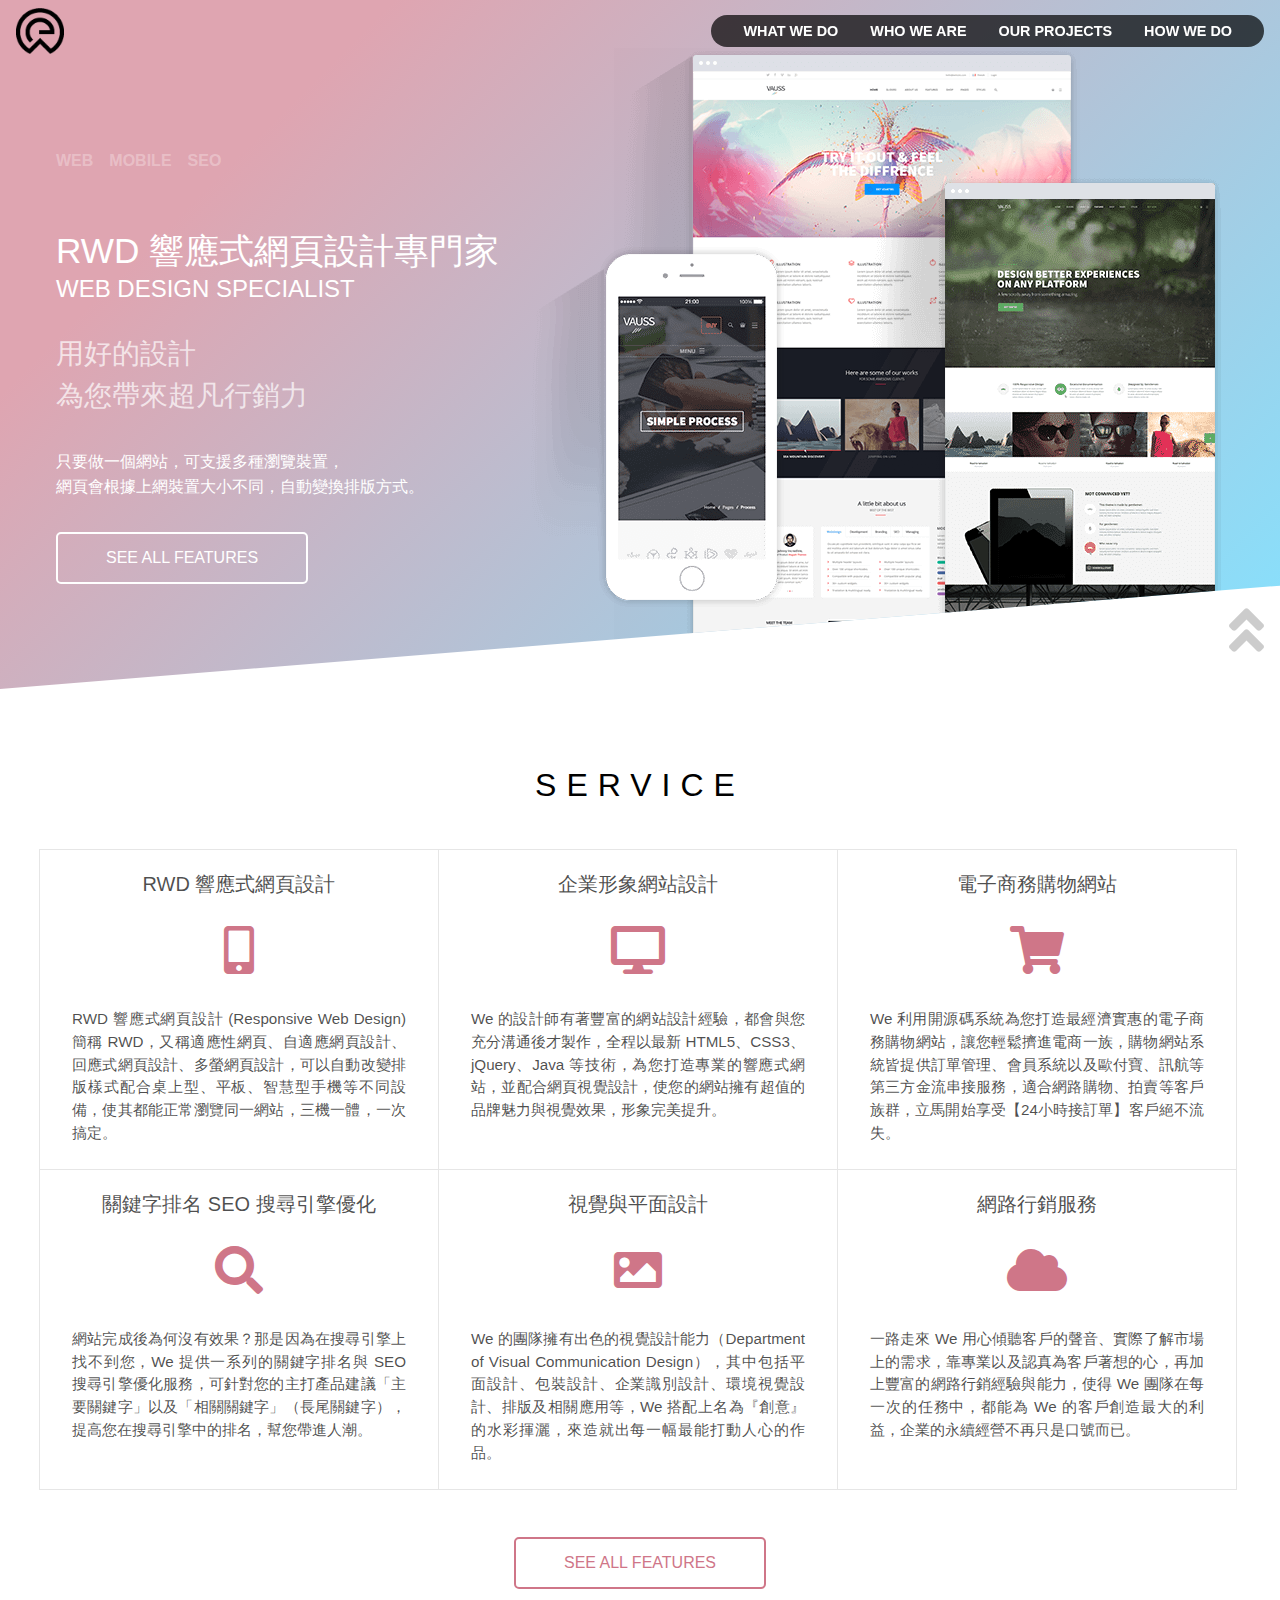
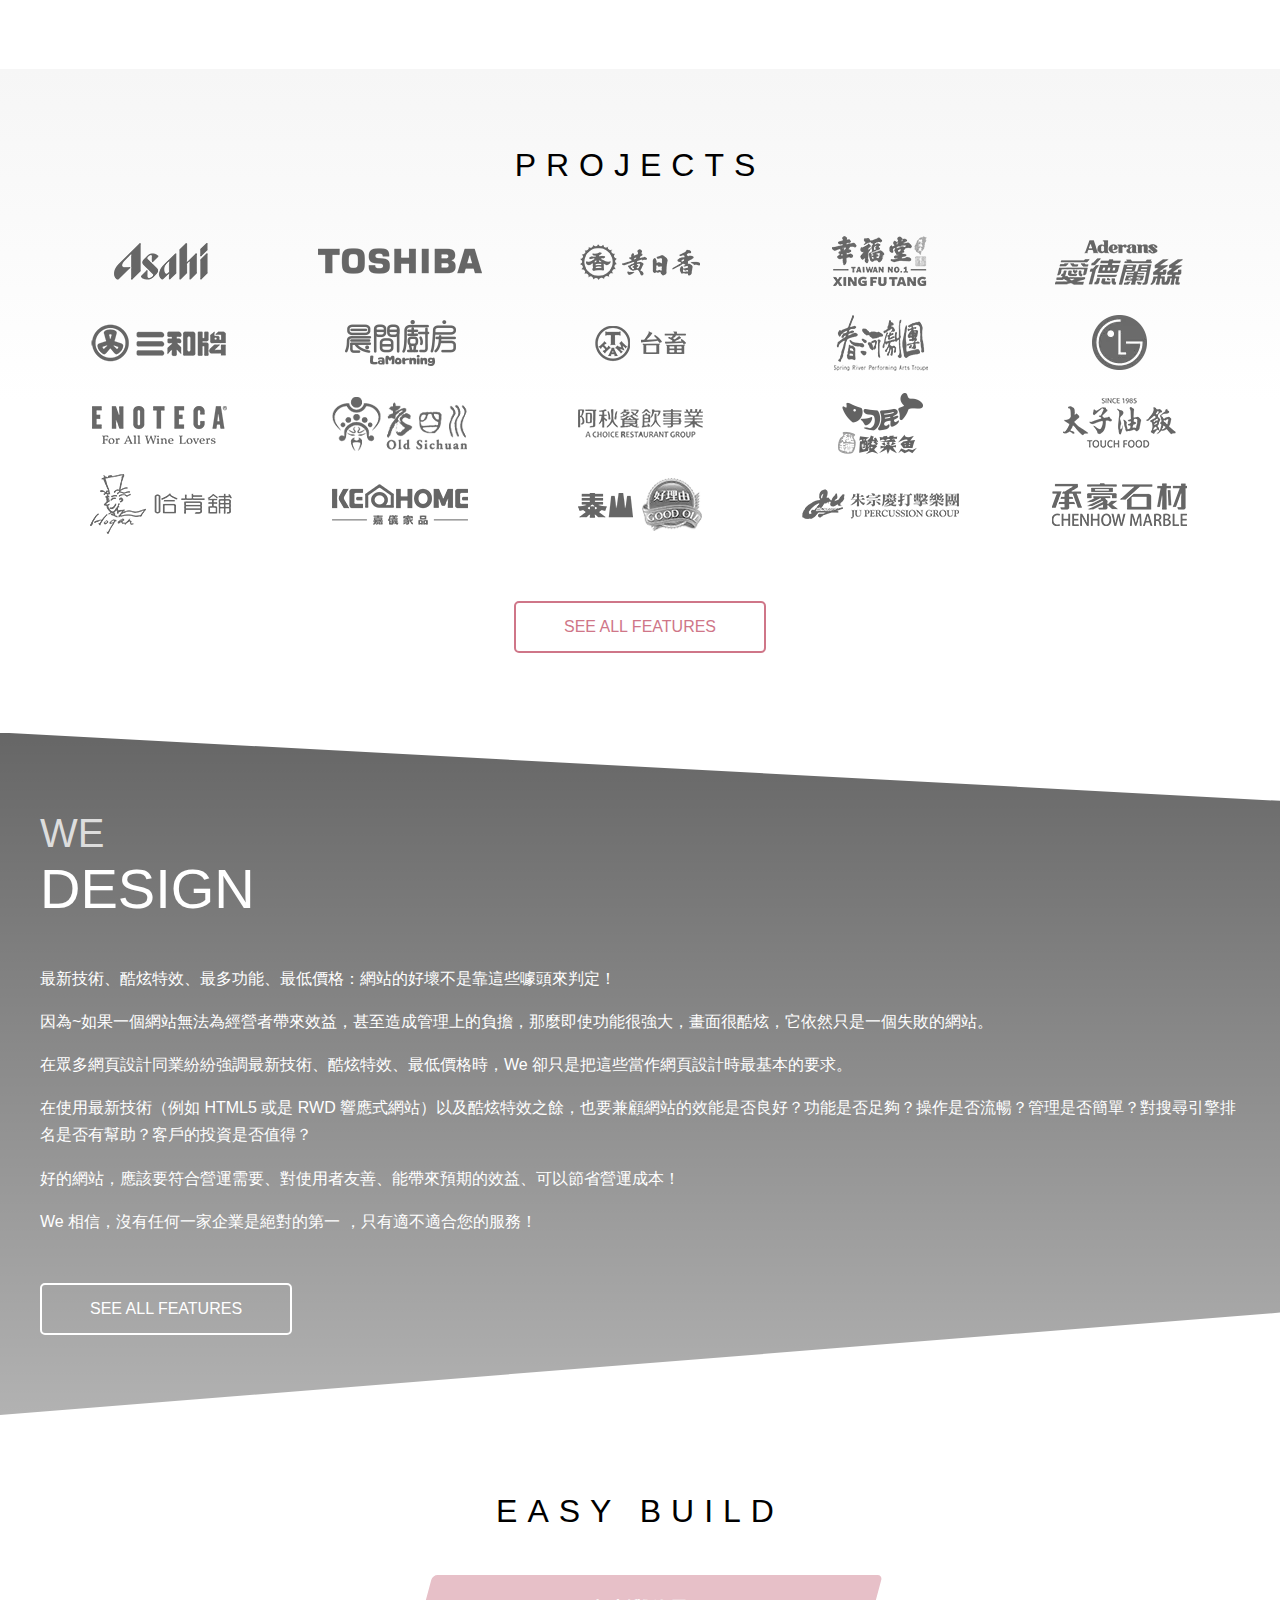
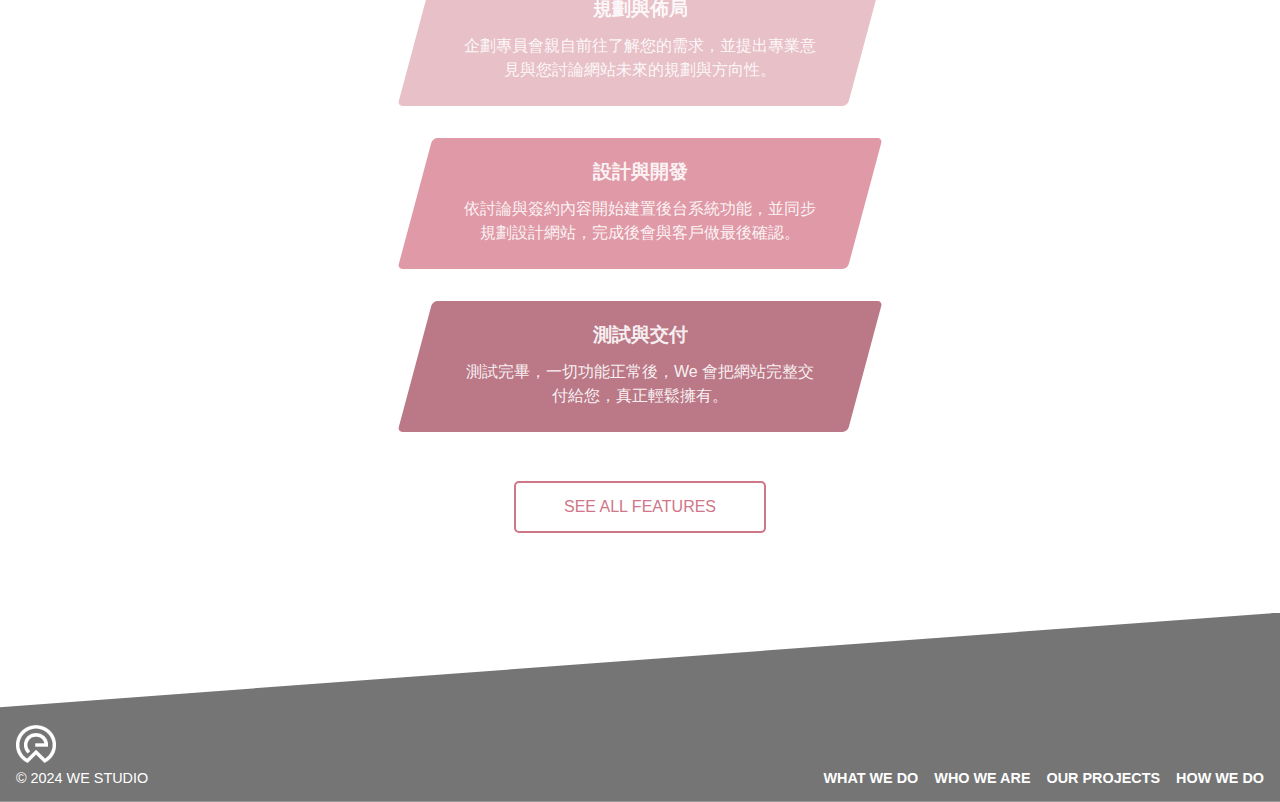
<file: index.html>
<!DOCTYPE html>
<html lang="zh-Hant-TW">

<head>
    <meta charset="UTF-8">
    <meta name="viewport" content="width=device-width, initial-scale=1.0">
    <meta property="og:url" content="https://meiyanlee.github.io/we/">
    <meta property="og:type" content="website">
    <meta property="og:title" content="We Studio">
    <meta property="og:description" content="用好的設計，為您帶來超凡行銷力。只要做一個網站，可支援多種瀏覽裝置，網頁會根據上網裝置大小不同，自動變換排版方式。">
    <meta property="og:image" content="https://meiyanlee.github.io/we/images/og-index.png">
    <meta property="og:locale" content="zh_TW">
    <meta name="keywords" content="響應式網頁設計, 企業形象網站設計, 電子商務購物網站, SEO 搜尋引擎優化, 視覺與平面設計, 網路行銷服務">
    <meta name="description" content="用好的設計，為您帶來超凡行銷力。只要做一個網站，可支援多種瀏覽裝置，網頁會根據上網裝置大小不同，自動變換排版方式。">
    <title>We Studio</title>
    <link rel="stylesheet" href="style/reset.css">
    <link rel="stylesheet" href="style/all.css">
    <link rel="stylesheet" href="style/index.css">
    <link rel="stylesheet" href="https://cdnjs.cloudflare.com/ajax/libs/font-awesome/5.15.4/css/all.min.css"
        integrity="sha512-1ycn6IcaQQ40/MKBW2W4Rhis/DbILU74C1vSrLJxCq57o941Ym01SwNsOMqvEBFlcgUa6xLiPY/NS5R+E6ztJQ=="
        crossorigin="anonymous" referrerpolicy="no-referrer" />
    <link rel="shortcut icon" href="./images/logo-header.png" type="image/x-icon">
</head>

<body>

    <header class="header">
        <div class="header-head">
            <a href="./">
                <img class="header-img header-img-logo" src="./images/logo-header.png" alt="We Studio" width="60"
                    height="58">
            </a>
        </div>

        <div class="header-body">
            <nav class="header-nav">
                <ul class="header-ul">
                    <li class="header-li">
                        <a class="header-link" href="./service.html">what we do</a>
                    </li>

                    <li class="header-li">
                        <a class="header-link" href="./about.html">who we are</a>
                    </li>

                    <li class="header-li">
                        <a class="header-link" href="./works.html">our projects</a>
                    </li>

                    <li class="header-li">
                        <a class="header-link" href="./process.html">how we do</a>
                    </li>
                </ul>

                <button class="header-btn header-btn-times" type="button">
                    <i class="fas fa-times"></i>
                </button>
            </nav>
        </div>

        <div class="header-foot">
            <button class="header-btn header-btn-bars" type="button">
                <i class="fas fa-bars"></i>
            </button>
        </div>
    </header>

    <section class="banner banner-index">
        <div class="banner-container container mx-auto">
            <div class="banner-head">
                <h1 class="banner-title">
                    RWD 響應式網頁設計專門家
                    <small class="banner-small">web design specialist</small>
                </h1>

                <h2 class="banner-subTitle">
                    用好的設計 <br>
                    為您帶來超凡行銷力
                </h2>

                <ul class="banner-ul banner-ul-order1">
                    <li class="banner-li">web</li>
                    <li class="banner-li">mobile</li>
                    <li class="banner-li">seo</li>
                </ul>

                <p class="banner-desc">
                    只要做一個網站，可支援多種瀏覽裝置，<br>
                    網頁會根據上網裝置大小不同，自動變換排版方式。
                </p>

                <div class="banner-btns">
                    <a class="banner-btn" href="./works.html">see all features</a>
                </div>
            </div>

            <div class="banner-body">
                <img class="banner-img banner-img-mobile" src="./images/banner-mobile.png" alt="Mobile" width="260"
                    height="364">
                <img class="banner-img banner-img-desktop" src="./images/banner-desktop.png" alt="Desktop" width="466"
                    height="641">
                <img class="banner-img banner-img-pad" src="./images/banner-pad.png" alt="Pad" width="357" height="545">
            </div>
        </div>
    </section>



    <section class="base base-service">
        <div class="base-container container mx-auto">
            <header class="base-head">
                <h3 class="base-title">service</h3>
            </header>

            <div class="base-body">
                <div class="service">
                    <div class="service-items">
                        <div class="service-item">
                            <h2 class="service-title">RWD 響應式網頁設計</h2>
                            <div class="service-icons">
                                <i class="fas fa-mobile-alt"></i>
                            </div>
                            <p class="service-desc">RWD 響應式網頁設計 (Responsive Web Design) 簡稱 RWD，又稱適應性網頁、自適應網頁設計、回應式網頁設計、多螢網頁設計，可以自動改變排版樣式配合桌上型、平板、智慧型手機等不同設備，使其都能正常瀏覽同一網站，三機一體，一次搞定。</p>
                        </div>
                        <div class="service-item">
                            <h2 class="service-title">企業形象網站設計</h2>
                            <div class="service-icons">
                                <i class="fas fa-desktop"></i>
                            </div>
                            <p class="service-desc">We 的設計師有著豐富的網站設計經驗，都會與您充分溝通後才製作，全程以最新 HTML5、CSS3、jQuery、Java 等技術，為您打造專業的響應式網站，並配合網頁視覺設計，使您的網站擁有超值的品牌魅力與視覺效果，形象完美提升。</p>
                        </div>
                        <div class="service-item">
                            <h2 class="service-title">電子商務購物網站</h2>
                            <div class="service-icons">
                                <i class="fas fa-shopping-cart"></i>
                            </div>
                            <p class="service-desc">We 利用開源碼系統為您打造最經濟實惠的電子商務購物網站，讓您輕鬆擠進電商一族，購物網站系統皆提供訂單管理、會員系統以及歐付寶、訊航等第三方金流串接服務，適合網路購物、拍賣等客戶族群，立馬開始享受【24小時接訂單】客戶絕不流失。</p>
                        </div>
                        <div class="service-item">
                            <h2 class="service-title">關鍵字排名 SEO 搜尋引擎優化</h2>
                            <div class="service-icons">
                                <i class="fas fa-search"></i>
                            </div>
                            <p class="service-desc">網站完成後為何沒有效果？那是因為在搜尋引擎上找不到您，We 提供一系列的關鍵字排名與 SEO 搜尋引擎優化服務，可針對您的主打產品建議「主要關鍵字」以及「相關關鍵字」（長尾關鍵字），提高您在搜尋引擎中的排名，幫您帶進人潮。</p>
                        </div>
                        <div class="service-item">
                            <h2 class="service-title">視覺與平面設計</h2>
                            <div class="service-icons">
                                <i class="fas fa-image"></i>
                            </div>
                            <p class="service-desc">We 的團隊擁有出色的視覺設計能力（Department of Visual Communication Design），其中包括平面設計、包裝設計、企業識別設計、環境視覺設計、排版及相關應用等，We 搭配上名為『創意』的水彩揮灑，來造就出每一幅最能打動人心的作品。</p>
                        </div>
                        <div class="service-item">
                            <h2 class="service-title">網路行銷服務</h2>
                            <div class="service-icons">
                                <i class="fas fa-cloud"></i>
                            </div>
                            <p class="service-desc">一路走來 We 用心傾聽客戶的聲音、實際了解市場上的需求，靠專業以及認真為客戶著想的心，再加上豐富的網路行銷經驗與能力，使得 We 團隊在每一次的任務中，都能為 We 的客戶創造最大的利益，企業的永續經營不再只是口號而已。</p>
                        </div>
                    </div>
                </div>
            </div>

            <footer class="base-foot">
                <div class="base-btns">
                    <a class="base-btn" href="./service.html">see all features</a>
                </div>
            </footer>
        </div>

    </section>



    <section class="base base-project">
        <div class="base-container container mx-auto">
            <header class="base-head">
                <h3 class="base-title">projects</h3>
            </header>

            <div class="base-body">
                <div class="project">
                    <div class="project-items">
                        <div class="project-item">
                            <img class="project-img" src="./images/project1.webp" alt="" width="180" height="65">
                        </div>
                        <div class="project-item">
                            <img class="project-img" src="./images/project2.webp" alt="" width="180" height="65">
                        </div>
                        <div class="project-item">
                            <img class="project-img" src="./images/project3.webp" alt="" width="180" height="65">
                        </div>
                        <div class="project-item">
                            <img class="project-img" src="./images/project4.webp" alt="" width="180" height="65">
                        </div>
                        <div class="project-item">
                            <img class="project-img" src="./images/project5.webp" alt="" width="180" height="65">
                        </div>
                        <div class="project-item">
                            <img class="project-img" src="./images/project6.webp" alt="" width="180" height="65">
                        </div>
                        <div class="project-item">
                            <img class="project-img" src="./images/project7.webp" alt="" width="180" height="65">
                        </div>
                        <div class="project-item">
                            <img class="project-img" src="./images/project8.webp" alt="" width="180" height="65">
                        </div>
                        <div class="project-item">
                            <img class="project-img" src="./images/project9.webp" alt="" width="180" height="65">
                        </div>
                        <div class="project-item">
                            <img class="project-img" src="./images/project10.webp" alt="" width="180" height="65">
                        </div>
                        <div class="project-item">
                            <img class="project-img" src="./images/project11.webp" alt="" width="180" height="65">
                        </div>
                        <div class="project-item">
                            <img class="project-img" src="./images/project12.webp" alt="" width="180" height="65">
                        </div>
                        <div class="project-item">
                            <img class="project-img" src="./images/project13.webp" alt="" width="180" height="65">
                        </div>
                        <div class="project-item">
                            <img class="project-img" src="./images/project14.webp" alt="" width="180" height="65">
                        </div>
                        <div class="project-item">
                            <img class="project-img" src="./images/project15.webp" alt="" width="180" height="65">
                        </div>
                        <div class="project-item">
                            <img class="project-img" src="./images/project16.webp" alt="" width="180" height="65">
                        </div>
                        <div class="project-item">
                            <img class="project-img" src="./images/project17.webp" alt="" width="180" height="65">
                        </div>
                        <div class="project-item">
                            <img class="project-img" src="./images/project18.webp" alt="" width="180" height="65">
                        </div>
                        <div class="project-item">
                            <img class="project-img" src="./images/project19.webp" alt="" width="180" height="65">
                        </div>
                        <div class="project-item">
                            <img class="project-img" src="./images/project20.webp" alt="" width="180" height="65">
                        </div>
                    </div>
                </div>
            </div>

            <footer class="base-foot">
                <div class="base-btns">
                    <a class="base-btn" href="./works.html">see all features</a>
                </div>
            </footer>
        </div>
    </section>



    <section class="base base-intro">
        <div class="base-container container mx-auto">
            <header class="base-head">
                <h2 class="base-title">
                    <small class="base-title-small">we</small>
                    <span class="base-title-primary">design</span>
                </h2>
            </header>

            <div class="base-body">
                <div class="intro">
                    <p class="intro-desc">最新技術、酷炫特效、最多功能、最低價格：網站的好壞不是靠這些噱頭來判定！</p>
                    <p class="intro-desc">因為~如果一個網站無法為經營者帶來效益，甚至造成管理上的負擔，那麼即使功能很強大，畫面很酷炫，它依然只是一個失敗的網站。</p>
                    <p class="intro-desc">在眾多網頁設計同業紛紛強調最新技術、酷炫特效、最低價格時，We 卻只是把這些當作網頁設計時最基本的要求。</p>
                    <p class="intro-desc">在使用最新技術（例如 HTML5 或是 RWD 響應式網站）以及酷炫特效之餘，也要兼顧網站的效能是否良好？功能是否足夠？操作是否流暢？管理是否簡單？對搜尋引擎排名是否有幫助？客戶的投資是否值得？</p>
                    <p class="intro-desc">好的網站，應該要符合營運需要、對使用者友善、能帶來預期的效益、可以節省營運成本！</p>
                    <p class="intro-desc">We 相信，沒有任何一家企業是絕對的第一 ，只有適不適合您的服務！</p>
                </div>
            </div>

            <footer class="base-foot">
                <div class="base-btns">
                    <a class="base-btn" href="./about.html">see all features</a>
                </div>
            </footer>
        </div>
    </section>



    <section class="base base-build">
        <div class="base-container container mx-auto">
            <header class="base-head">
                <h3 class="base-title">easy build</h3>
            </header>

            <div class="base-body">
              <div class="build">
                <ol class="build-ol">
                    <li class="build-li build-li-1">
                        <div class="build-content">
                            <h4 class="build-title">規劃與佈局</h4>
                            <p class="build-desc">企劃專員會親自前往了解您的需求，並提出專業意見與您討論網站未來的規劃與方向性。</p>
                        </div>
                    </li>
                    <li class="build-li build-li-2">
                        <div class="build-content">
                            <h4 class="build-title">設計與開發</h4>
                            <p class="build-desc">依討論與簽約內容開始建置後台系統功能，並同步規劃設計網站，完成後會與客戶做最後確認。</p>
                        </div>
                    </li>
                    <li class="build-li build-li-3">
                        <div class="build-content">
                            <h4 class="build-title">測試與交付</h4>
                            <p class="build-desc">測試完畢，一切功能正常後，We 會把網站完整交付給您，真正輕鬆擁有。</p>
                        </div>
                    </li>
                </ol>
              </div>
            </div>

            <footer class="base-foot">
                <div class="base-btns">
                    <a class="base-btn" href="./process.html">see all features</a>
                </div>
            </footer>
        </div>
    </section>

    <footer class="footer">
        <div class="footer-head">
            <img class="footer-img footer-img-logo" src="./images/logo-footer.png" alt="We studio" width="60" height="58">
            <p class="footer-desc">&copy; 2024 we studio</p>
        </div>

        <div class="footer-body">
            <ul class="footer-ul">
                <li class="footer-li">
                    <a class="footer-link" href="./service.html">what we do</a>
                </li>

                <li class="footer-li">
                    <a class="footer-link" href="./about.html">who we are</a>
                </li>

                <li class="footer-li">
                    <a class="footer-link" href="./works.html">our projects</a>
                </li>

                <li class="footer-li">
                    <a class="footer-link" href="./process.html">how we do</a>
                </li>
            </ul>
        </div>
    </footer>

    <aside class="aside">
        <div class="aside-head">
            <a class="aside-link aside-link-top" href="#">
                <i class="fas fa-angle-double-up"></i>
            </a>
        </div>
    </aside>

</body>

</html>
</file>
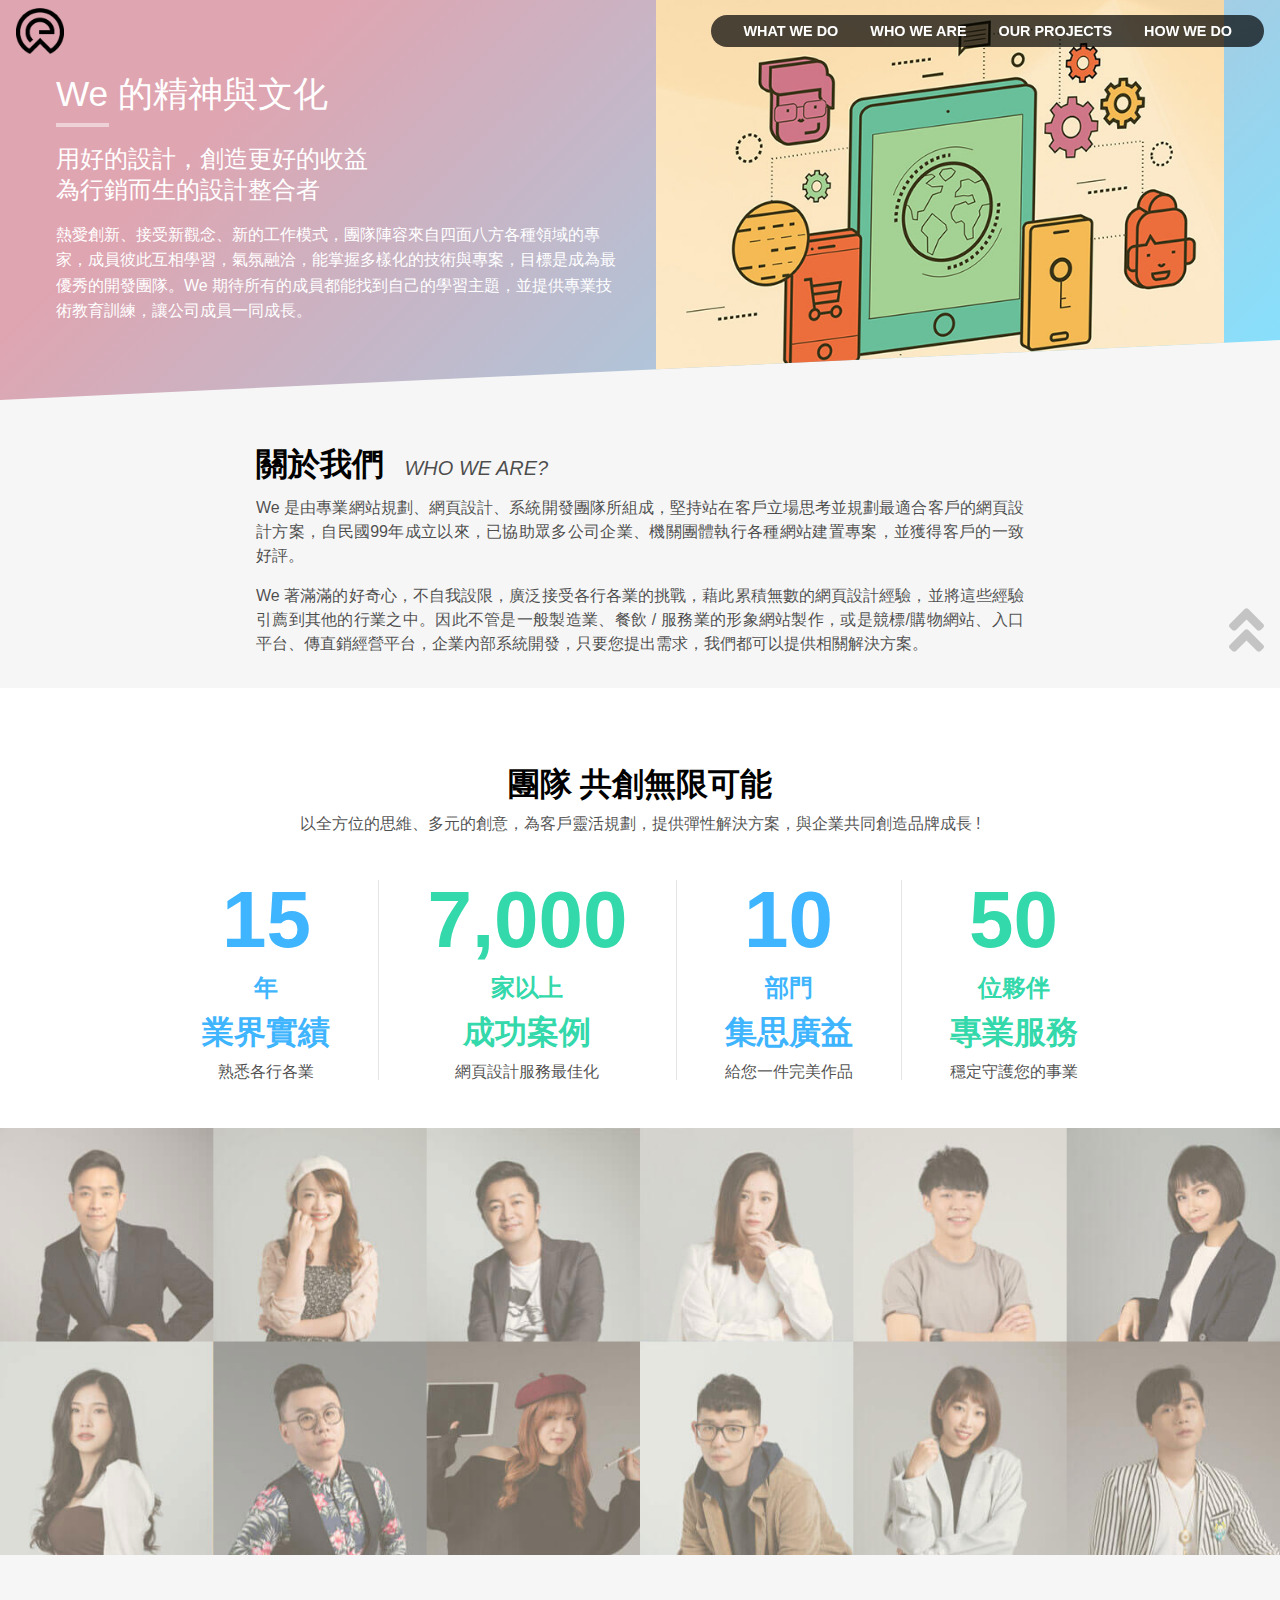
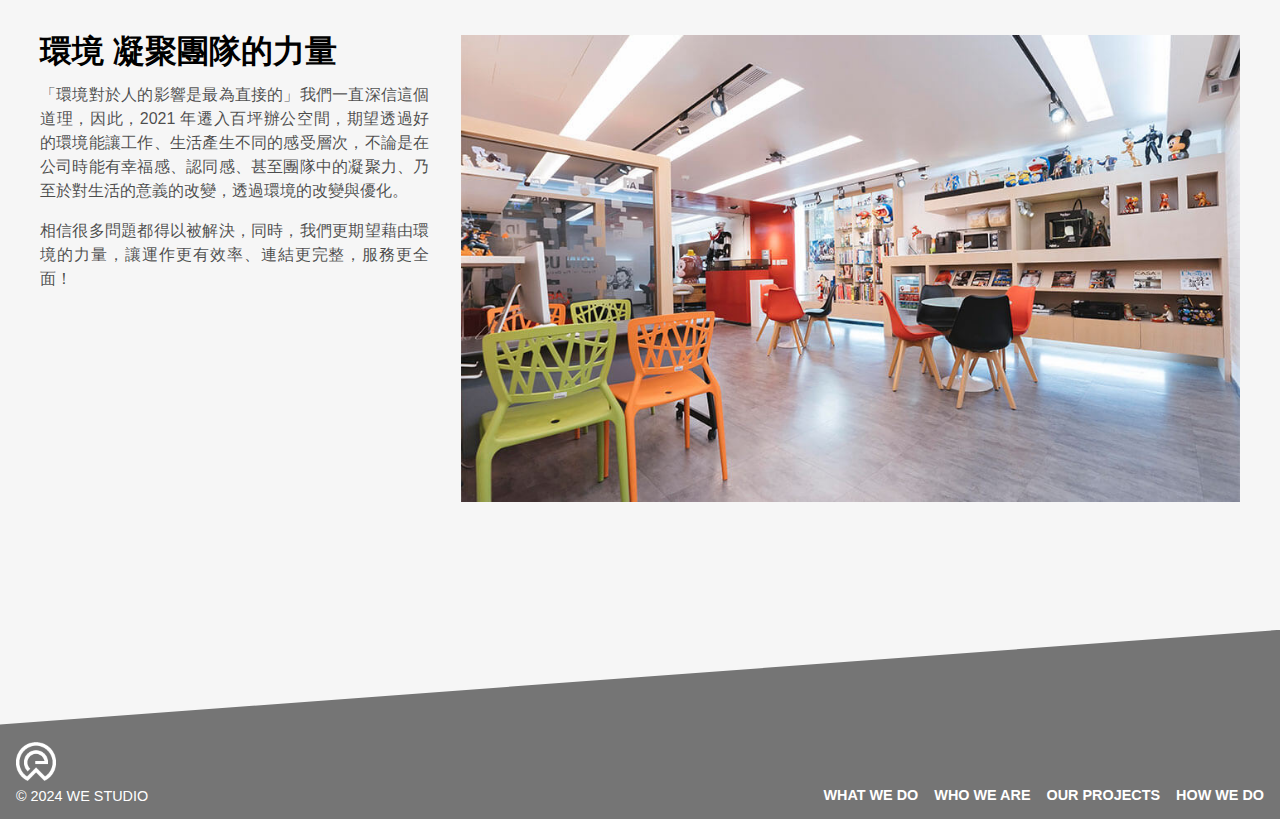
<file: about.html>
<!DOCTYPE html>
<html lang="zh-Hant-TW">

<head>
    <meta charset="UTF-8">
    <meta name="viewport" content="width=device-width, initial-scale=1.0">
    <meta property="og:url" content="https://meiyanlee.github.io/we/about.html">
    <meta property="og:type" content="website">
    <meta property="og:title" content="關於我們 - We studio">
    <meta property="og:description" content="熱愛創新、接受新觀念、新的工作模式，團隊陣容來自四面八方各種領域的專家，成員彼此互相學習，氣氛融洽，能掌握多樣化的技術與專案，目標是成為最優秀的開發團隊。We 期待所有的成員都能找到自己的學習主題，並提供專業技術教育訓練，讓公司成員一同成長。">
    <meta property="og:image" content="https://meiyanlee.github.io/we/images/og-about.png">
    <meta property="og:locale" content="zh_TW">
    <meta name="keywords" content="網頁設計, 網站設計, 網頁收益, 網頁創新">
    <meta name="description" content="熱愛創新、接受新觀念、新的工作模式，團隊陣容來自四面八方各種領域的專家，成員彼此互相學習，氣氛融洽，能掌握多樣化的技術與專案，目標是成為最優秀的開發團隊。We 期待所有的成員都能找到自己的學習主題，並提供專業技術教育訓練，讓公司成員一同成長。">
    <title>關於我們 - We studio</title>
    <link rel="stylesheet" href="style/reset.css">
    <link rel="stylesheet" href="style/all.css">
    <link rel="stylesheet" href="style/about.css">
    <link rel="stylesheet" href="style/master.css">
    <link rel="stylesheet" href="https://cdnjs.cloudflare.com/ajax/libs/font-awesome/5.15.4/css/all.min.css"
        integrity="sha512-1ycn6IcaQQ40/MKBW2W4Rhis/DbILU74C1vSrLJxCq57o941Ym01SwNsOMqvEBFlcgUa6xLiPY/NS5R+E6ztJQ=="
        crossorigin="anonymous" referrerpolicy="no-referrer" />
    <link rel="shortcut icon" href="./images/logo-header.png" type="image/x-icon">
</head>

<body>

    <header class="header">
        <div class="header-head">
            <a href="./">
                <img class="header-img header-img-logo" src="./images/logo-header.png" alt="We Studio" width="60"
                    height="58">
            </a>
        </div>

        <div class="header-body">
            <nav class="header-nav">
                <ul class="header-ul">
                    <li class="header-li">
                        <a class="header-link" href="./service.html">what we do</a>
                    </li>

                    <li class="header-li">
                        <a class="header-link" href="./about.html">who we are</a>
                    </li>

                    <li class="header-li">
                        <a class="header-link" href="./works.html">our projects</a>
                    </li>

                    <li class="header-li">
                        <a class="header-link" href="./process.html">how we do</a>
                    </li>
                </ul>

                <button class="header-btn header-btn-times" type="button">
                    <i class="fas fa-times"></i>
                </button>
            </nav>
        </div>

        <div class="header-foot">
            <button class="header-btn header-btn-bars" type="button">
                <i class="fas fa-bars"></i>
            </button>
        </div>
    </header>


    <section class="banner banner-about">
        <div class="banner-container container mx-auto">
            <div class="banner-head">
                <h1 class="banner-title banner-title-line">We 的精神與文化</h1>
                <p class="banner-desc banner-desc-lg">用好的設計，創造更好的收益 <br>為行銷而生的設計整合者</p>
                <p class="banner-desc">熱愛創新、接受新觀念、新的工作模式，團隊陣容來自四面八方各種領域的專家，成員彼此互相學習，氣氛融洽，能掌握多樣化的技術與專案，目標是成為最優秀的開發團隊。We 期待所有的成員都能找到自己的學習主題，並提供專業技術教育訓練，讓公司成員一同成長。</p>
            </div>

            <div class="banner-body">
                <img class="banner-img banner-img-fit" src="./images/banner-about.jpg" alt="關於我們" width="700" height="926">
            </div>
    </section>

    
    <main class="main">
        <header class="main-head mx-auto container-md">
            <h2 class="main-title">
                <span class="main-cht">關於我們</span>
                <small class="main-small">who we are?</small>
            </h2>
            <p class="main-desc">We 是由專業網站規劃、網頁設計、系統開發團隊所組成，堅持站在客戶立場思考並規劃最適合客戶的網頁設計方案，自民國99年成立以來，已協助眾多公司企業、機關團體執行各種網站建置專案，並獲得客戶的一致好評。</p>
            <p class="main-desc">We 著滿滿的好奇心，不自我設限，廣泛接受各行各業的挑戰，藉此累積無數的網頁設計經驗，並將這些經驗引薦到其他的行業之中。因此不管是一般製造業、餐飲 / 服務業的形象網站製作，或是競標/購物網站、入口平台、傳直銷經營平台，企業內部系統開發，只要您提出需求，我們都可以提供相關解決方案。</p>
        </header>

        <div class="main-body">
            <section class="state">
                <header class="state-head">
                    <h4 class="state-title">團隊 共創無限可能</h4>
                    <p class="state-desc">以全方位的思維、多元的創意，為客戶靈活規劃，提供彈性解決方案，與企業共同創造品牌成長 !</p>
                </header>
                <div class="state-body">
                    <ul class="state-ul">
                        <li class="state-li">
                            <span class="state-number">15</span>
                            <span class="state-unit">年</span>
                            <strong class="state-term">業界實績</strong>
                            <span class="state-tips">熟悉各行各業</span>
                        </li>
                        <li class="state-li">
                            <span class="state-number">7,000</span>
                            <span class="state-unit">家以上</span>
                            <strong class="state-term">成功案例</strong>
                            <span class="state-tips">網頁設計服務最佳化</span>
                        </li>
                        <li class="state-li">
                            <span class="state-number">10</span>
                            <span class="state-unit">部門</span>
                            <strong class="state-term">集思廣益</strong>
                            <span class="state-tips">給您一件完美作品</span>
                        </li>
                        <li class="state-li">
                            <span class="state-number">50</span>
                            <span class="state-unit">位夥伴</span>
                            <strong class="state-term">專業服務</strong>
                            <span class="state-tips">穩定守護您的事業</span>
                        </li>
                    </ul>
                </div>
                <footer class="state-foot">
                    <picture>
                        <source media="(min-width: 481px)" srcset="./images/masters.jpg">
                        <source media="(max-width: 480px)" srcset="./images/masters2.jpg">
                        <img class="state-img" src="./images/masters.jpg" width="1440" height="480" alt="">
                    </picture>
                </footer>
            </section>

            <div class="env container mx-auto">
                <div class="env-head">
                    <h4 class="env-title">環境 凝聚團隊的力量</h4>
                    <p class="env-desc">「環境對於人的影響是最為直接的」我們一直深信這個道理，因此，2021 年遷入百坪辦公空間，期望透過好的環境能讓工作、生活產生不同的感受層次，不論是在公司時能有幸福感、認同感、甚至團隊中的凝聚力、乃至於對生活的意義的改變，透過環境的改變與優化。</p>
                    <p class="env-desc">相信很多問題都得以被解決，同時，我們更期望藉由環境的力量，讓運作更有效率、連結更完整，服務更全面！</p>
                </div>
                <div class="env-body">
                    <img class="env-img" src="./images/env.jpg" width="940" height="564" alt="">
                </div>
            </div>
        </div>
    </main>


    <footer class="footer">
        <div class="footer-head">
            <img class="footer-img footer-img-logo" src="./images/logo-footer.png" alt="We studio" width="60"
                height="58">
            <p class="footer-desc">&copy; 2024 we studio</p>
        </div>

        <div class="footer-body">
            <ul class="footer-ul">
                <li class="footer-li">
                    <a class="footer-link" href="./service.html">what we do</a>
                </li>

                <li class="footer-li">
                    <a class="footer-link" href="./about.html">who we are</a>
                </li>

                <li class="footer-li">
                    <a class="footer-link" href="./works.html">our projects</a>
                </li>

                <li class="footer-li">
                    <a class="footer-link" href="./process.html">how we do</a>
                </li>
            </ul>
        </div>
    </footer>

    <aside class="aside">
        <div class="aside-head">
            <a class="aside-link aside-link-top" href="#">
                <i class="fas fa-angle-double-up"></i>
            </a>
        </div>
    </aside>

</body>

</html>
</file>
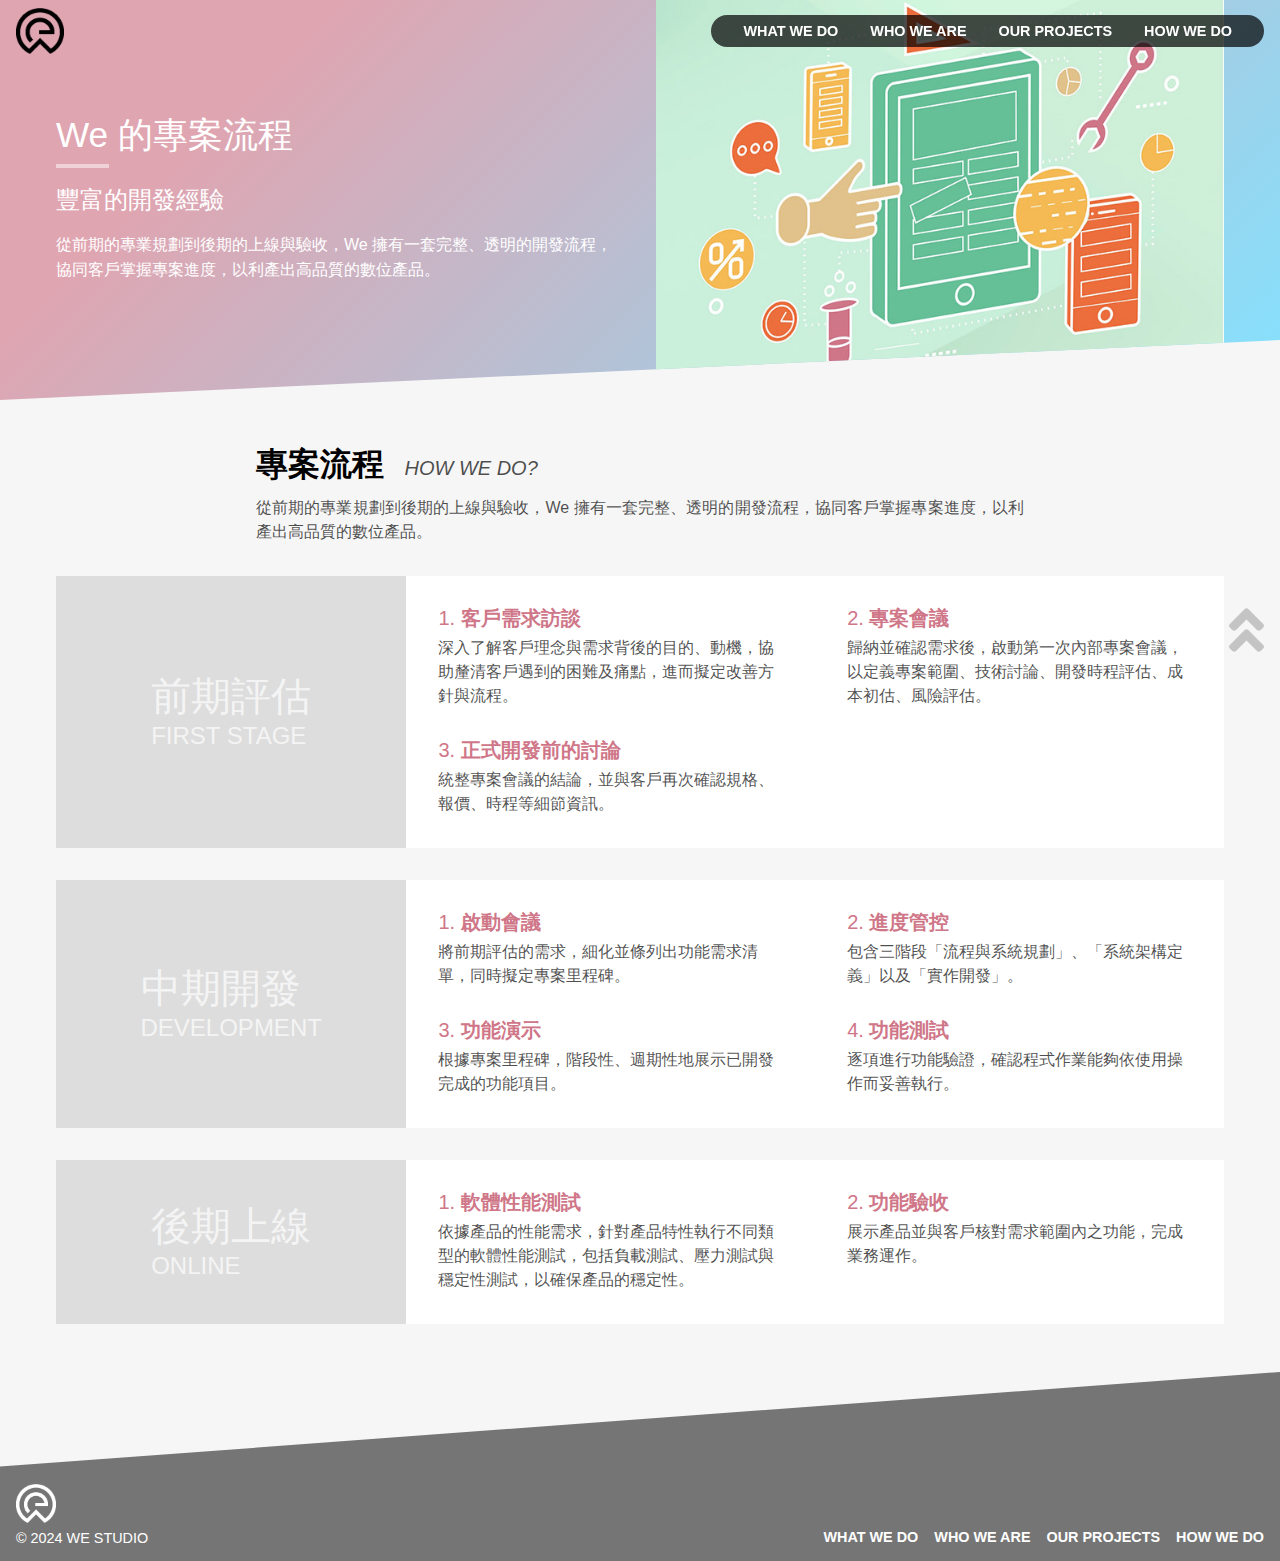
<file: process.html>
<!DOCTYPE html>
<html lang="zh-Hant-TW">

<head>
    <meta charset="UTF-8">
    <meta name="viewport" content="width=device-width, initial-scale=1.0">
    <meta property="og:url" content="https://meiyanlee.github.io/we/process.html">
    <meta property="og:type" content="website">
    <meta property="og:title" content="專案流程 - We studio">
    <meta property="og:description" content="從前期的專業規劃到後期的上線與驗收，We 擁有一套完整、透明的開發流程，協同客戶掌握專案進度，以利產出高品質的數位產品。">
    <meta property="og:image" content="https://meiyanlee.github.io/we/images/og-process.png">
    <meta property="og:locale" content="zh_TW">
    <meta name="keywords" content="網站評估, 網站開發, 網站上線, 訪談, 網站測試, 網站驗收">
    <meta name="description" content="從前期的專業規劃到後期的上線與驗收，We 擁有一套完整、透明的開發流程，協同客戶掌握專案進度，以利產出高品質的數位產品。">
    <title>專案流程 - We studio</title>
    <link rel="stylesheet" href="style/reset.css">
    <link rel="stylesheet" href="style/all.css">
    <link rel="stylesheet" href="style/process.css">
    <link rel="stylesheet" href="style/master.css">
    <link rel="stylesheet" href="https://cdnjs.cloudflare.com/ajax/libs/font-awesome/5.15.4/css/all.min.css"
        integrity="sha512-1ycn6IcaQQ40/MKBW2W4Rhis/DbILU74C1vSrLJxCq57o941Ym01SwNsOMqvEBFlcgUa6xLiPY/NS5R+E6ztJQ=="
        crossorigin="anonymous" referrerpolicy="no-referrer" />
    <link rel="shortcut icon" href="./images/logo-header.png" type="image/x-icon">
</head>

<body>

    <header class="header">
        <div class="header-head">
            <a href="./">
                <img class="header-img header-img-logo" src="./images/logo-header.png" alt="We Studio" width="60"
                    height="58">
            </a>
        </div>

        <div class="header-body">
            <nav class="header-nav">
                <ul class="header-ul">
                    <li class="header-li">
                        <a class="header-link" href="./service.html">what we do</a>
                    </li>

                    <li class="header-li">
                        <a class="header-link" href="./about.html">who we are</a>
                    </li>

                    <li class="header-li">
                        <a class="header-link" href="./works.html">our projects</a>
                    </li>

                    <li class="header-li">
                        <a class="header-link" href="./process.html">how we do</a>
                    </li>
                </ul>

                <button class="header-btn header-btn-times" type="button">
                    <i class="fas fa-times"></i>
                </button>
            </nav>
        </div>

        <div class="header-foot">
            <button class="header-btn header-btn-bars" type="button">
                <i class="fas fa-bars"></i>
            </button>
        </div>
    </header>


    <section class="banner banner-process">
        <div class="banner-container container mx-auto">
            <div class="banner-head">
                <h1 class="banner-title banner-title-line">We 的專案流程</h1>
                <p class="banner-desc banner-desc-lg">豐富的開發經驗</p>
                <p class="banner-desc">從前期的專業規劃到後期的上線與驗收，We 擁有一套完整、透明的開發流程，協同客戶掌握專案進度，以利產出高品質的數位產品。</p>
            </div>

            <div class="banner-body">
                <img class="banner-img banner-img-fit" src="./images/banner-process.jpg" alt="We 的服務" width="700"
                    height="926">
            </div>
    </section>


    <main class="main">
        <header class="main-head mx-auto container-md">
            <h2 class="main-title">
                <span class="main-cht">專案流程</span>
                <small class="main-small">how we do?</small>
            </h2>
            <p class="main-desc">從前期的專業規劃到後期的上線與驗收，We 擁有一套完整、透明的開發流程，協同客戶掌握專案進度，以利產出高品質的數位產品。</p>
        </header>
        <div class="main-body mx-auto container">
            <div class="process">
                <section class="process-item">
                    <div class="process-head">
                        <h2 class="process-name">
                            <span class="process-cht">前期評估</span>
                            <small class="process-en">first stage</small>
                        </h2>
                    </div>
                    <div class="process-body">
                        <ol class="process-ol">
                            <li class="process-li">
                                <h3 class="process-title">客戶需求訪談</h3>
                                <p class="process-desc">深入了解客戶理念與需求背後的目的、動機，協助釐清客戶遇到的困難及痛點，進而擬定改善方針與流程。</p>
                            </li>
                            <li class="process-li">
                                <h3 class="process-title">專案會議</h3>
                                <p class="process-desc">歸納並確認需求後，啟動第一次內部專案會議，以定義專案範圍、技術討論、開發時程評估、成本初估、風險評估。</p>
                            </li>
                            <li class="process-li">
                                <h3 class="process-title">正式開發前的討論</h3>
                                <p class="process-desc">統整專案會議的結論，並與客戶再次確認規格、報價、時程等細節資訊。</p>
                            </li>
                        </ol>
                    </div>
                </section>
                <section class="process-item">
                    <div class="process-head">
                        <h2 class="process-name">
                            <span class="process-cht">中期開發</span>
                            <small class="process-en">development</small>
                        </h2>
                    </div>
                    <div class="process-body">
                        <ol class="process-ol">
                            <li class="process-li">
                                <h3 class="process-title">啟動會議</h3>
                                <p class="process-desc">將前期評估的需求，細化並條列出功能需求清單，同時擬定專案里程碑。</p>
                            </li>
                            <li class="process-li">
                                <h3 class="process-title">進度管控</h3>
                                <p class="process-desc">包含三階段「流程與系統規劃」、「系統架構定義」以及「實作開發」。</p>
                            </li>
                            <li class="process-li">
                                <h3 class="process-title">功能演示</h3>
                                <p class="process-desc">根據專案里程碑，階段性、週期性地展示已開發完成的功能項目。</p>
                            </li>
                            <li class="process-li">
                                <h3 class="process-title">功能測試</h3>
                                <p class="process-desc">逐項進行功能驗證，確認程式作業能夠依使用操作而妥善執行。</p>
                            </li>
                        </ol>
                    </div>
                </section>
                <section class="process-item">
                    <div class="process-head">
                        <h2 class="process-name">
                            <span class="process-cht">後期上線</span>
                            <small class="process-en">online</small>
                        </h2>
                    </div>
                    <div class="process-body">
                        <ol class="process-ol">
                            <li class="process-li">
                                <h3 class="process-title">軟體性能測試</h3>
                                <p class="process-desc">依據產品的性能需求，針對產品特性執行不同類型的軟體性能測試，包括負載測試、壓力測試與穩定性測試，以確保產品的穩定性。</p>
                            </li>
                            <li class="process-li">
                                <h3 class="process-title">功能驗收</h3>
                                <p class="process-desc">展示產品並與客戶核對需求範圍內之功能，完成業務運作。</p>
                            </li>
                        </ol>
                    </div>
                </section>
            </div>
        </div>
    </main>


    <footer class="footer">
        <div class="footer-head">
            <img class="footer-img footer-img-logo" src="./images/logo-footer.png" alt="We studio" width="60"
                height="58">
            <p class="footer-desc">&copy; 2024 we studio</p>
        </div>

        <div class="footer-body">
            <ul class="footer-ul">
                <li class="footer-li">
                    <a class="footer-link" href="./service.html">what we do</a>
                </li>

                <li class="footer-li">
                    <a class="footer-link" href="./about.html">who we are</a>
                </li>

                <li class="footer-li">
                    <a class="footer-link" href="./works.html">our projects</a>
                </li>

                <li class="footer-li">
                    <a class="footer-link" href="./process.html">how we do</a>
                </li>
            </ul>
        </div>
    </footer>

    <aside class="aside">
        <div class="aside-head">
            <a class="aside-link aside-link-top" href="#">
                <i class="fas fa-angle-double-up"></i>
            </a>
        </div>
    </aside>

</body>

</html>
</file>
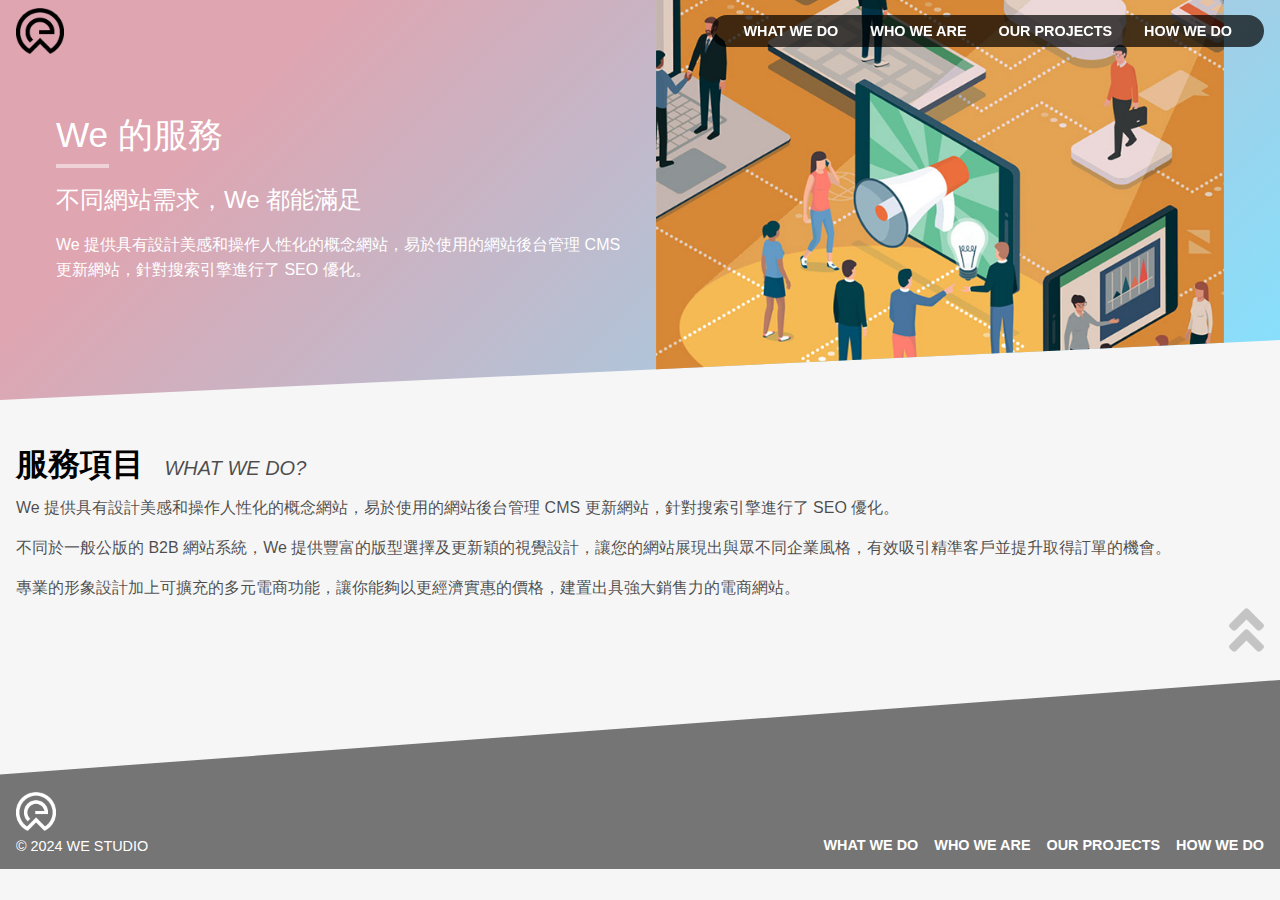
<file: service.html>
<!DOCTYPE html>
<html lang="zh-Hant-TW">

<head>
    <meta charset="UTF-8">
    <meta name="viewport" content="width=device-width, initial-scale=1.0">
    <meta property="og:url" content="https://meiyanlee.github.io/we/service.html">
    <meta property="og:type" content="website">
    <meta property="og:title" content="We 的服務 - We studio">
    <meta property="og:description" content="用好的設計，為您帶來超凡行銷力。只要做一個網站，可支援多種瀏覽裝置，網頁會根據上網裝置大小不同，自動變換排版方式。">
    <meta property="og:image" content="https://meiyanlee.github.io/we/images/og-service.png">
    <meta property="og:locale" content="zh_TW">
    <meta name="keywords" content="RWD, RWD響應式, RWD響應式設計, 網頁設計, 平面設計, 視覺設計, 網路行銷, 網路企劃, SEO">
    <meta name="description" content="We 提供具有設計美感和操作人性化的概念網站，易於使用的網站後台管理 CMS 更新網站，針對搜索引擎進行了 SEO 優化。">
    <title>We 的服務 - We studio</title>
    <link rel="stylesheet" href="style/reset.css">
    <link rel="stylesheet" href="style/all.css">
    <link rel="stylesheet" href="style/service.css">
    <link rel="stylesheet" href="style/master.css">
    <link rel="stylesheet" href="https://cdnjs.cloudflare.com/ajax/libs/font-awesome/5.15.4/css/all.min.css"
        integrity="sha512-1ycn6IcaQQ40/MKBW2W4Rhis/DbILU74C1vSrLJxCq57o941Ym01SwNsOMqvEBFlcgUa6xLiPY/NS5R+E6ztJQ=="
        crossorigin="anonymous" referrerpolicy="no-referrer" />
    <link rel="shortcut icon" href="./images/logo-header.png" type="image/x-icon">
</head>

<body>

    <header class="header">
        <div class="header-head">
            <a href="./">
                <img class="header-img header-img-logo" src="./images/logo-header.png" alt="We Studio" width="60"
                    height="58">
            </a>
        </div>

        <div class="header-body">
            <nav class="header-nav">
                <ul class="header-ul">
                    <li class="header-li">
                        <a class="header-link" href="./service.html">what we do</a>
                    </li>

                    <li class="header-li">
                        <a class="header-link" href="./about.html">who we are</a>
                    </li>

                    <li class="header-li">
                        <a class="header-link" href="./works.html">our projects</a>
                    </li>

                    <li class="header-li">
                        <a class="header-link" href="./process.html">how we do</a>
                    </li>
                </ul>

                <button class="header-btn header-btn-times" type="button">
                    <i class="fas fa-times"></i>
                </button>
            </nav>
        </div>

        <div class="header-foot">
            <button class="header-btn header-btn-bars" type="button">
                <i class="fas fa-bars"></i>
            </button>
        </div>
    </header>

    <section class="banner banner-service">
        <div class="banner-container container mx-auto">
            <div class="banner-head">
                <h1 class="banner-title banner-title-line">We 的服務</h1>
                <p class="banner-desc banner-desc-lg">不同網站需求，We 都能滿足</p>
                <p class="banner-desc">We 提供具有設計美感和操作人性化的概念網站，易於使用的網站後台管理 CMS 更新網站，針對搜索引擎進行了 SEO 優化。</p>
            </div>

            <div class="banner-body">
                <img class="banner-img banner-img-fit" src="./images/banner-service.jpg" alt="We 的服務" width="700" height="926">
            </div>
    </section>

    <main class="main">
        <header class="main-head">
            <h2 class="main-title">
                <span class="main-cht">服務項目</span>
                <small class="main-small">what we do?</small>
            </h2>
            <p class="main-desc">We 提供具有設計美感和操作人性化的概念網站，易於使用的網站後台管理 CMS 更新網站，針對搜索引擎進行了 SEO 優化。</p>
            <p class="main-desc">不同於一般公版的 B2B 網站系統，We 提供豐富的版型選擇及更新穎的視覺設計，讓您的網站展現出與眾不同企業風格，有效吸引精準客戶並提升取得訂單的機會。</p>
            <p class="main-desc">專業的形象設計加上可擴充的多元電商功能，讓你能夠以更經濟實惠的價格，建置出具強大銷售力的電商網站。</p>
        </header>

        <div class="main-body"></div>
    </main>

    <footer class="footer">
        <div class="footer-head">
            <img class="footer-img footer-img-logo" src="./images/logo-footer.png" alt="We studio" width="60"
                height="58">
            <p class="footer-desc">&copy; 2024 we studio</p>
        </div>

        <div class="footer-body">
            <ul class="footer-ul">
                <li class="footer-li">
                    <a class="footer-link" href="./service.html">what we do</a>
                </li>

                <li class="footer-li">
                    <a class="footer-link" href="./about.html">who we are</a>
                </li>

                <li class="footer-li">
                    <a class="footer-link" href="./works.html">our projects</a>
                </li>

                <li class="footer-li">
                    <a class="footer-link" href="./process.html">how we do</a>
                </li>
            </ul>
        </div>
    </footer>

    <aside class="aside">
        <div class="aside-head">
            <a class="aside-link aside-link-top" href="#">
                <i class="fas fa-angle-double-up"></i>
            </a>
        </div>
    </aside>

</body>

</html>
</file>
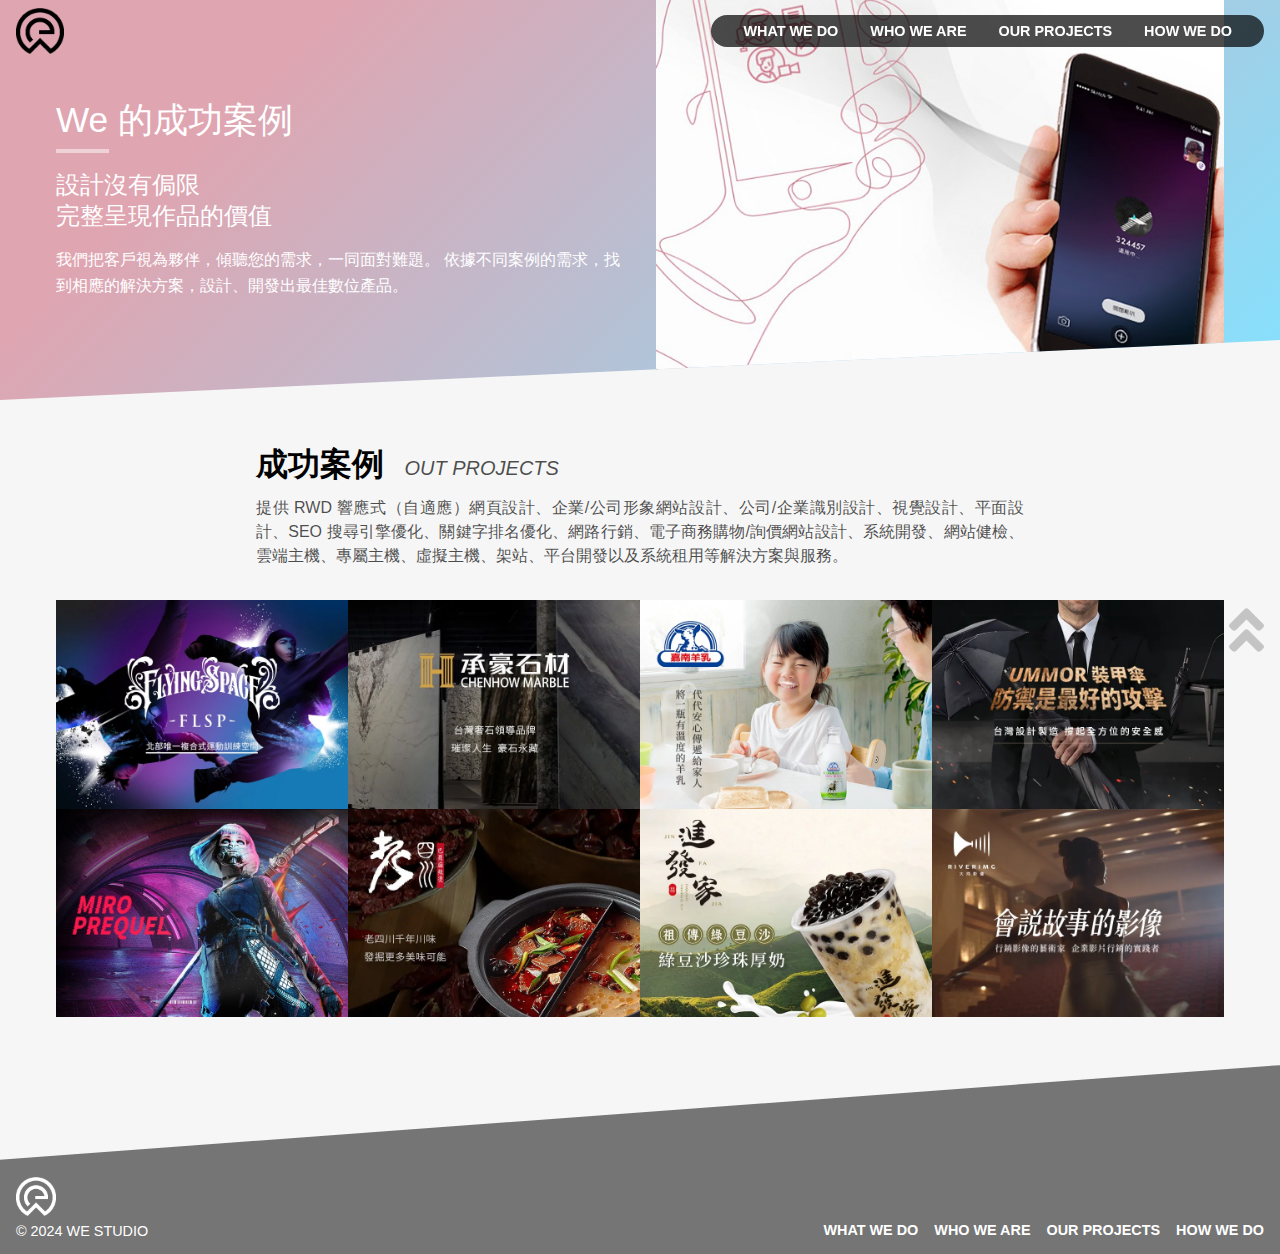
<file: works.html>
<!DOCTYPE html>
<html lang="zh-Hant-TW">

<head>
    <meta charset="UTF-8">
    <meta name="viewport" content="width=device-width, initial-scale=1.0">
    <meta property="og:url" content="https://meiyanlee.github.io/we/works.html">
    <meta property="og:type" content="website">
    <meta property="og:title" content="成功案例 - We studio">
    <meta property="og:description" content="我們把客戶視為夥伴，傾聽您的需求，一同面對難題。 依據不同案例的需求，找到相應的解決方案，設計、開發出最佳數位產品。">
    <meta property="og:image" content="https://meiyanlee.github.io/we/images/og-works.png">
    <meta property="og:locale" content="zh_TW">
    <meta name="keywords" content="網頁設計, 網站設計, 網頁設計公司, 公司網站架設">
    <meta name="description" content="我們把客戶視為夥伴，傾聽您的需求，一同面對難題。 依據不同案例的需求，找到相應的解決方案，設計、開發出最佳數位產品。">
    <title>成功案例 - We studio</title>
    <link rel="stylesheet" href="style/reset.css">
    <link rel="stylesheet" href="style/all.css">
    <link rel="stylesheet" href="style/works.css">
    <link rel="stylesheet" href="style/master.css">
    <link rel="stylesheet" href="https://cdnjs.cloudflare.com/ajax/libs/font-awesome/5.15.4/css/all.min.css"
        integrity="sha512-1ycn6IcaQQ40/MKBW2W4Rhis/DbILU74C1vSrLJxCq57o941Ym01SwNsOMqvEBFlcgUa6xLiPY/NS5R+E6ztJQ=="
        crossorigin="anonymous" referrerpolicy="no-referrer" />
    <link rel="shortcut icon" href="./images/logo-header.png" type="image/x-icon">
</head>

<body>

    <header class="header">
        <div class="header-head">
            <a href="./">
                <img class="header-img header-img-logo" src="./images/logo-header.png" alt="We Studio" width="60"
                    height="58">
            </a>
        </div>

        <div class="header-body">
            <nav class="header-nav">
                <ul class="header-ul">
                    <li class="header-li">
                        <a class="header-link" href="./service.html">what we do</a>
                    </li>

                    <li class="header-li">
                        <a class="header-link" href="./about.html">who we are</a>
                    </li>

                    <li class="header-li">
                        <a class="header-link" href="./works.html">our projects</a>
                    </li>

                    <li class="header-li">
                        <a class="header-link" href="./process.html">how we do</a>
                    </li>
                </ul>

                <button class="header-btn header-btn-times" type="button">
                    <i class="fas fa-times"></i>
                </button>
            </nav>
        </div>

        <div class="header-foot">
            <button class="header-btn header-btn-bars" type="button">
                <i class="fas fa-bars"></i>
            </button>
        </div>
    </header>


    <section class="banner banner-works">
        <div class="banner-container container mx-auto">
            <div class="banner-head">
                <h1 class="banner-title banner-title-line">We 的成功案例</h1>
                <p class="banner-desc banner-desc-lg">設計沒有侷限 <br>完整呈現作品的價值</p>
                <p class="banner-desc">我們把客戶視為夥伴，傾聽您的需求，一同面對難題。 依據不同案例的需求，找到相應的解決方案，設計、開發出最佳數位產品。</p>
            </div>

            <div class="banner-body">
                <img class="banner-img banner-img-fit" src="./images/banner-works.jpg" alt="成功案例" width="700" height="926">
            </div>
    </section>


    <main class="main">
        <header class="main-head mx-auto container-md">
            <h2 class="main-title">
                <span class="main-cht">成功案例</span>
                <small class="main-small">out projects</small>
            </h2>
            <p class="main-desc">提供 RWD 響應式（自適應）網頁設計、企業/公司形象網站設計、公司/企業識別設計、視覺設計、平面設計、SEO 搜尋引擎優化、關鍵字排名優化、網路行銷、電子商務購物/詢價網站設計、系統開發、網站健檢、雲端主機、專屬主機、虛擬主機、架站、平台開發以及系統租用等解決方案與服務。</p>
        </header>
        <div class="main-body mx-auto container">
            <div class="grid grid-4" >
                <a href="javascript:;">
                    <section class="card">
                        <header class="card-head">
                            <h2 class="card-title">Flying Space飛翔運動空間</h2>
                        </header>
                        <div class="card-body">
                            <img class="card-img" src="./images/works1.webp" width="700" height="500" alt="Flying Space飛翔運動空間">
                        </div>
                    </section>
                </a>
                <a href="javascript:;">
                    <section class="card">
                        <header class="card-head">
                            <h2 class="card-title">承豪石材有限公司</h2>
                        </header>
                        <div class="card-body">
                            <img class="card-img" src="./images/works2.webp" width="700" height="500" alt="承豪石材有限公司">
                        </div>
                    </section>
                </a>
                <a href="javascript:;">
                    <section class="card">
                        <header class="card-head">
                            <h2 class="card-title">嘉南羊乳-總公司官方網站</h2>
                        </header>
                        <div class="card-body">
                            <img class="card-img" src="./images/works3.webp" width="700" height="500" alt="嘉南羊乳-總公司官方網站">
                        </div>
                    </section>
                </a>
                <a href="javascript:;">
                    <section class="card">
                        <header class="card-head">
                            <h2 class="card-title">UMMOR 裝甲傘_綜鳴實業有限公司</h2>
                        </header>
                        <div class="card-body">
                            <img class="card-img" src="./images/works4.webp" width="700" height="500" alt="UMMOR 裝甲傘_綜鳴實業有限公司">
                        </div>
                    </section>
                </a>
                <a href="javascript:;">
                    <section class="card">
                        <header class="card-head">
                            <h2 class="card-title">示範案例/MIRO PREQUEL</h2>
                        </header>
                        <div class="card-body">
                            <img class="card-img" src="./images/works5.webp" width="700" height="500" alt="示範案例/MIRO PREQUEL">
                        </div>
                    </section>
                </a>
                <a href="javascript:;">
                    <section class="card">
                        <header class="card-head">
                            <h2 class="card-title">人杰老四川餐飲管理顧問股份有限公司</h2>
                        </header>
                        <div class="card-body">
                            <img class="card-img" src="./images/works6.webp" width="700" height="500" alt="人杰老四川餐飲管理顧問股份有限公司">
                        </div>
                    </section>
                </a>
                <a href="javascript:;">
                    <section class="card">
                        <header class="card-head">
                            <h2 class="card-title">進發家手搖茶官網</h2>
                        </header>
                        <div class="card-body">
                            <img class="card-img" src="./images/works7.webp" width="700" height="500" alt="進發家手搖茶官網">
                        </div>
                    </section>
                </a>
                <a href="javascript:;">
                    <section class="card">
                        <header class="card-head">
                            <h2 class="card-title">大河影像制作 Riverimg Studio</h2>
                        </header>
                        <div class="card-body">
                            <img class="card-img" src="./images/works8.webp" width="700" height="500" alt="大河影像制作 Riverimg Studio">
                        </div>
                    </section>
                </a>
            </div>
        </div>
    </main>


    <footer class="footer">
        <div class="footer-head">
            <img class="footer-img footer-img-logo" src="./images/logo-footer.png" alt="We studio" width="60"
                height="58">
            <p class="footer-desc">&copy; 2024 we studio</p>
        </div>

        <div class="footer-body">
            <ul class="footer-ul">
                <li class="footer-li">
                    <a class="footer-link" href="./service.html">what we do</a>
                </li>

                <li class="footer-li">
                    <a class="footer-link" href="./about.html">who we are</a>
                </li>

                <li class="footer-li">
                    <a class="footer-link" href="./works.html">our projects</a>
                </li>

                <li class="footer-li">
                    <a class="footer-link" href="./process.html">how we do</a>
                </li>
            </ul>
        </div>
    </footer>

    <aside class="aside">
        <div class="aside-head">
            <a class="aside-link aside-link-top" href="#">
                <i class="fas fa-angle-double-up"></i>
            </a>
        </div>
    </aside>

</body>

</html>
</file>
<file: style/all.css>
@charset "utf-8";

html {
    scroll-behavior: smooth;
}

img {
    vertical-align: bottom;
}

body {
    font-family: Arial, Helvetica, "微軟正黑體", sans-serif;
}

/* heiper --------------------------------------------------------------- */

.container {
    max-width: 1200px;
    box-sizing: border-box;
}

.container-md {
    max-width: 800px;
    box-sizing: border-box;
}

.mx-auto {
    margin-left: auto;
    margin-right: auto;
}


/* header --------------------------------------------------------------- */

.header {
   /* background-color: pink; */
   display: flex;
   justify-content: space-between;
   align-items: center;
   position: fixed;
   z-index: 10;
   width: 100%;
}

.header-foot, .header-btn-times {
    display: none;
}

.header-img {
    max-width: 100%;
    height: auto;
}

.header-head, .header-body, .header-foot {
    padding: .5rem 1rem;
    box-sizing: border-box;
}

.header-head {
    /* background-color: aquamarine; */
    width: 80px;
}

.header-ul {
    display: flex;
    background-color: rgba(0, 0, 0, .7);
    padding: .5rem 1rem;
    border-radius: 30px;
}

.header-li {
    margin-left: 1rem;
    margin-right: 1rem;
}

.header-link {
    text-decoration: none;
    text-transform: uppercase;
    color: #fff;
    font-size: .9rem;
    font-weight: 600;
    transition-duration: .3s;
}

.header-link:hover {
    color: #cf7688;
}



/* banner -------------------------------------------------------------------- */

.banner {
    color: #fff;
    background-image: linear-gradient(135deg,#dfa5b1 20%,#84e2ff 100%);
    clip-path: polygon(0 0, 100% 0, 100% 85%, 0 100%);
}

.banner-container {
    display: flex;
    align-items: center;
}

.banner-head, .banner-body {
    width: 50%;
    padding-left: 1rem;
    padding-right: 1rem;
}


.banner-title {
    font-size: 2.2rem;
    margin-bottom: 2rem;
}

.banner-title-line {
    position: relative;
}

.banner-title-line::after {
    content: "";
    border-top: solid 4px rgba(255, 255, 255, .5);
    width: 1.5em;
    position: absolute;
    left: 0;
    bottom: -1rem;
}


.banner-small {
    font-size: 1.5rem;
    text-transform: uppercase;
    margin-top: .5rem;
    display: block;
}

.banner-subTitle {
    font-size: 1.75rem;
    margin-bottom: 2rem;
    line-height: 1.5;
    color: rgba(255, 255, 255, .7);
}

.banner-desc {
    line-height: 1.6;
}

.banner-desc + .banner-desc {
    margin-top: 1rem;
}

.banner-desc-lg {
    font-size: 1.5rem;
    line-height: 1.3;
}

.banner-ul {
    display: flex;
    text-transform: uppercase;
    font-weight: 600;
    margin-bottom: 4rem;
    color: rgba(255, 255, 255, .3);
}

.banner-ul-order1 { order: -1;}

.banner-index .banner-head,
.banner-index .banner-body {
    padding-top: 3rem;
}


.banner-index .banner-head {
    display: flex;
    flex-direction: column;
    width: 40%;
}

.banner-index .banner-body {
    position: relative;
    width: 60%;
}


.banner-li + .banner-li {
    margin-left: 1rem;
}

.banner-btns {
    margin-top: 2rem;
}

.banner-btn {
    text-decoration: none;
    text-transform: uppercase;
    color: #fff;
    border: solid 2px #fff;
    padding: 1rem 3rem;
    border-radius: 5px;
    transition-duration: .3s;
    display: inline-block;
}

.banner-btn:hover {
    background-color: rgba(255, 255, 255, .2);
}

.banner-img {
    max-width: 100%;
    height: auto;
}

.banner-img-mobile, .banner-img-pad {
    position: absolute;
}

.banner-img-mobile {
    left: 0;
    bottom: 5rem;
}

.banner-img-pad {
    right: 1rem;
    bottom: -2rem;
}

.banner-img-desktop {
    margin-left: 4.5rem;
}

.banner-img-fit {
    height: 400px;
    object-fit: cover;
}


/* footer------------------------------------------------ */

.footer {
    background-color: #757575;
    display: flex;
    justify-content: space-between;
    padding: 7rem 1rem 1rem;
    clip-path: polygon(0 50%, 100% 0, 100% 100%, 0 100%);
    align-items: flex-end;
}

.footer-img-logo {
    max-width: 40px;
    height: auto;
    margin-bottom: .5rem;
}

.footer-desc {
    font-size: 0.9rem;
    color: #fff;
    text-transform: uppercase;
}

.footer-link {
    color: #fff;
    text-decoration: none;
    text-transform: uppercase;
    font-size: .9rem;
    font-weight: 600;
    transition-duration: .3s;
}

.footer-link:hover {
    color: #cf7688;
}

.footer-ul {
    display: flex;
}

.footer-li {
    margin-left: 1rem;
}



/* aside-------------------------------------------------------- */

.aside {
    position: fixed;
    right: 1rem;
    bottom: 15rem;
    z-index: 10;
}

.aside-link-top {
    color: rgba(0, 0, 0, .2);
    font-size: 3.5rem;
    transition-duration: .3s;
}

.aside-link-top:hover {
    color: rgba(0, 0, 0, .5);
}
</file>
<file: style/index.css>
@charset "utf-8";

.base {
    padding-top: 5rem;
    padding-bottom: 5rem;
}

/* .base-container {
    padding-left: 1rem;
    padding-right: 1rem;
} */

.base-body {
    margin-top: 3rem;
    margin-bottom: 3rem;
}

.base-head, .base-foot {
    text-align: center;
}

.base-title {
    text-transform: uppercase;
    font-size: 2rem;
    letter-spacing: 10px;
}

.base-btn {
    text-transform: uppercase;
    text-decoration: none;
    color: #cf7688;
    border: solid 2px #cf7688;
    border-radius: 5px;
    padding: 1rem 3rem;
    display: inline-block;
    transition-duration: .3s;
}

.base-btn:hover {
    background-color: #f6cdd5;
}



/* service--------------------------------------------------------- */

.service-items {
    display: flex;
    flex-wrap: wrap;
}

.service-item {
    width: 33.33333%;
    border: solid 1px #e6e6e6;
    box-sizing: border-box;
    padding: 1.5rem 2rem;
    margin-left: -1px;
    margin-bottom: -1px;
    color: rgba(0, 0, 0, .7);
}

.service-title, .service-icons {
    text-align: center;
}

.service-title {
    font-size: 1.25rem;
}

.service-desc {
    font-size: .95rem;
    line-height: 1.5;
    text-align: justify;
}

.service-icons {
    margin-top: 2rem;
    margin-bottom: 2rem;
    font-size: 3rem;
}

.service-icons .fas {
    color: #cf7688;
}



/* project--------------------------------------------------------- */

.base-project {
    background-image: linear-gradient(#f6f6f6 0, #fff 50%);
}

.project-items {
    display: flex;
    flex-wrap: wrap;
}

.project-item {
    width: 20%;
    /* border: solid 1px #cf7688; */
    text-align: center;
    margin-bottom: 1rem;
}

.project-img {
    max-width: 100%;
    height: auto;
}


/* intro------------------------------------------------------------- */

.base-intro {
    background-image: url(../images/intro-bg.jpg);
    background-attachment: fixed;
    clip-path: polygon(0 0, 100% 10%, 100% 85%, 0 100%);
    position: relative;
}

.base-intro::before {
    content: "";
    background-image: linear-gradient(rgba(0, 0, 0, .6), rgba(0, 0, 0, .3));
    position: absolute;
    top: 0;
    left: 0;
    width: 100%;
    height: 100%;
    z-index: -1;
    background-size: cover;
}

.intro-desc {
    color: #fff;
    line-height: 1.7rem;
    margin-top: 1rem;
    margin-bottom: 1rem;
}

.base-intro .base-head, .base-intro .base-foot {
    text-align: left;
}

.base-intro .base-title {
    letter-spacing: 0;
}

.base-intro .base-title-small, .base-intro .base-title-primary {
    display: block;
}

.base-intro .base-title-small {
    color: #ddd;
    font-size: 2.5rem;
}

.base-intro .base-btn {
    color: #fff;
    border-color: #ffff;
}

.base-intro .base-btn:hover {
    background-color: rgba(255, 255, 255, .2);
}

.base-intro .base-title-primary {
    color: #fff;
    font-size: 3.5rem;
    margin-top: .5rem;
}


/* build------------------------------------------------------------- */

.base-build .base-body {
    max-width: 450px;
    margin-left: auto;
    margin-right: auto;
}

.build-li {
    background-color: #ddd;
    padding: 1.5rem 3rem;
    text-align: center;
    color: rgba(255, 255, 255, .9);
    /* clip-path: polygon(10% 0, 100% 0, 90% 100%, 0 100%); */
    transform: skew(-15deg);
    border-radius: 5px;
}

.build-li + .build-li {
    margin-top: 2rem;
}

.build-content {
    transform: skew(15deg);
}

.build-title {
    font-size: 1.2rem;
    font-weight: 600;
}

.build-desc {
    margin-top: 1rem;
    line-height: 1.5;
}

.build-li-1 {
    background-color: #e7c0c8;
}

.build-li-2 {
    background-color: #e09aa7;
}

.build-li-3 {
    background-color: #bb7987;
}
</file>
<file: style/about.css>
@charset "utf-8";

/* state-------------------------------------------------------------------------- */

.state {
    background-color: #fff;
    margin-left: -1rem;
    margin-right: -1rem;
    padding-top: 5rem;
}

.state-head {
    text-align: center;
}

.state-body, .state-foot {
    margin-top: 3rem;
}

.state-title {
    font-size: 2rem;
    font-weight: 600;
}

.state-desc {
    margin-top: 1rem;
    color: rgba(0, 0, 0, .7);
}

.state-ul {
    display: flex;
    justify-content: center;
}

.state-number, .state-unit, .state-term, .state-tips {
    display: block;
    margin-left: 3rem;
    margin-right: 3rem;
}

.state-li {
    text-align: center;
}

.state-li + .state-li {
    border-left: solid 1px rgba(0, 0, 0, .1);
}

.state-img {
    width: 100%;
    height: auto;
}

.state-number, .state-unit, .state-term {
    font-weight: 600;
}

.state-unit, .state-term {
    margin-top: 1rem;
    margin-bottom: 1rem;
}

.state-number {
    font-size: 5rem;
}

.state-unit {
    font-size: 1.5rem;
}

.state-term {
    font-size: 2rem;
}

.state-tips {
    color: rgba(0, 0, 0, .7);
}

.state-number, .state-unit, .state-term {
    color: #3eb5fe;
}

.state-li:nth-child(even) .state-number,
.state-li:nth-child(even) .state-unit,
.state-li:nth-child(even) .state-term {
    color: #33d8ab;
}


/* env---------------------------------------------------------------------- */

.env {
    display: flex;
    padding-top: 5rem;
    padding-bottom: 5rem;
    gap: 2rem;
}

.env-head {
    width: 33.3333%;
}

.env-body {
    width: 66.6666%;
}

.env-img {
    max-width: 100%;
    height: auto;
}

.env-title {
    font-size: 2rem;
    font-weight: 600;
}

.env-desc {
    margin-top: 1rem;
    line-height: 1.5;
    text-align: justify;
    color: rgba(0, 0, 0, .7);
}
</file>
<file: style/master.css>
@charset "utf-8";

/* 除首頁外，供其他頁面使用 */

body {
    background-color: #f6f6f6;
}


/* main----------------------------------------------------- */

.main {
    padding-top: 2rem;
    padding-bottom: 2rem;
}

.main-head, .main-body {
    padding: 1rem;
}

.main-cht {
    font-size: 2rem;
    font-weight: 600;
}

.main-small {
    margin-left: 1rem;
    font-size: 1.25rem;
    text-transform: uppercase;
    font-style: italic;
    color: rgba(0, 0, 0, .7);
}

.main-desc {
    margin-top: 1rem;
    line-height: 1.5;
    color: rgba(0, 0, 0, .7);
    text-align: justify;
}


/* grid----------------------------------------------------- */

.grid {
    display: grid;
}

.grid-gap-3 {
    gap: 2rem;
}

.grid-3 {
    grid-template-columns: repeat(3, 1fr);
}

.grid-4 {
    grid-template-columns: repeat(4, 1fr);;
}
</file>
<file: style/process.css>
@charset "utf-8";

/* process------------------------------------------------- */

.process-body {
    background-color: #fff;
    width: 70%;
}

.process-item {
    display: flex;
}

.process-item + .process-item {
    margin-top: 2rem;
}

.process-head {
    display: flex;
    width: 30%;
    background-color: #ddd;
    justify-content: center;
    align-items: center;
    transition-duration: .3s;
}

.process-item:hover .process-head {
    background-color: #cf7688;
}

.process-name {
    color: rgba(255, 255, 255, .7);
}

.process-cht, .process-en {
    display: block;
}

.process-cht {
    font-size: 2.5rem;
}

.process-en {
    font-size: 1.5rem;
    text-transform: uppercase;
    margin-top: .5rem;
}

.process-ol {
    display: flex;
    flex-wrap: wrap;
    list-style-type: decimal;
    list-style-position: inside;
}

.process-li {
    width: 50%;
    padding: 2rem;
    box-sizing: border-box;
}

.process-li::marker {
    color: #cf7688;
    font-size: 1.25rem;
}

.process-li:nth-child(n+3) {
    padding-top: 0;
}

.process-title {
    font-size: 1.25rem;
    font-weight: 600;
    color: #cf7688;
    display: inline;
}

.process-desc {
    color: rgba(0, 0, 0, .7);
    line-height: 1.5;
    margin-top: .5rem;
}
</file>
<file: style/service.css>
@charset "utf-8";

/* card---------------------------------------------------- */

.card {
    background-color: #fff;
    padding: 2rem;
    color: rgba(0, 0, 0, .7);
}

.card:hover .card-icon {
    color: #fff;
    background-color: #cf7688;
}

.card-head {
    text-align: center;
}

.card-title {
    font-size: 1.5rem;
    font-weight: 600;
}

.card-desc {
    margin-top: 1rem;
    margin-bottom: 1rem;
    line-height: 1.5;
    text-align: justify;
}

.card-ul {
    list-style-type: square;
    margin-left: 1.5rem;
    line-height: 1.5;
    font-size: .95rem;
}

.card-icon {
    border: dashed 1px #cf7688;
    width: 5rem;
    line-height: 5rem;
    border-radius: 50%;
    font-size: 2.5rem;
    color: #cf7688;
    display: inline-block;
    margin-bottom: 2rem;
    transition-duration: .3s;
}
</file>
<file: style/works.css>
@charset "utf-8";

/* card-------------------------------------------------------------- */

.card {
    position: relative;
}

.card-head {
    position: absolute;
    top: 0;
    left: 0;
    background-color: rgba(0, 0, 0, .7);
    width: 100%;
    height: 100%;    
    display: flex;
    justify-content: center;
    text-align: center;
    align-items: center;
    opacity: 0;
    transition-duration: .3s;
}

.card:hover .card-head {
    opacity: 1;
}

.card-title {
    color: #fff;
    font-size: 1.5rem;
    line-height: 1.3;
    width: 80%;
}

.card-img {
    max-width: 100%;
    height: auto;
}
</file>
